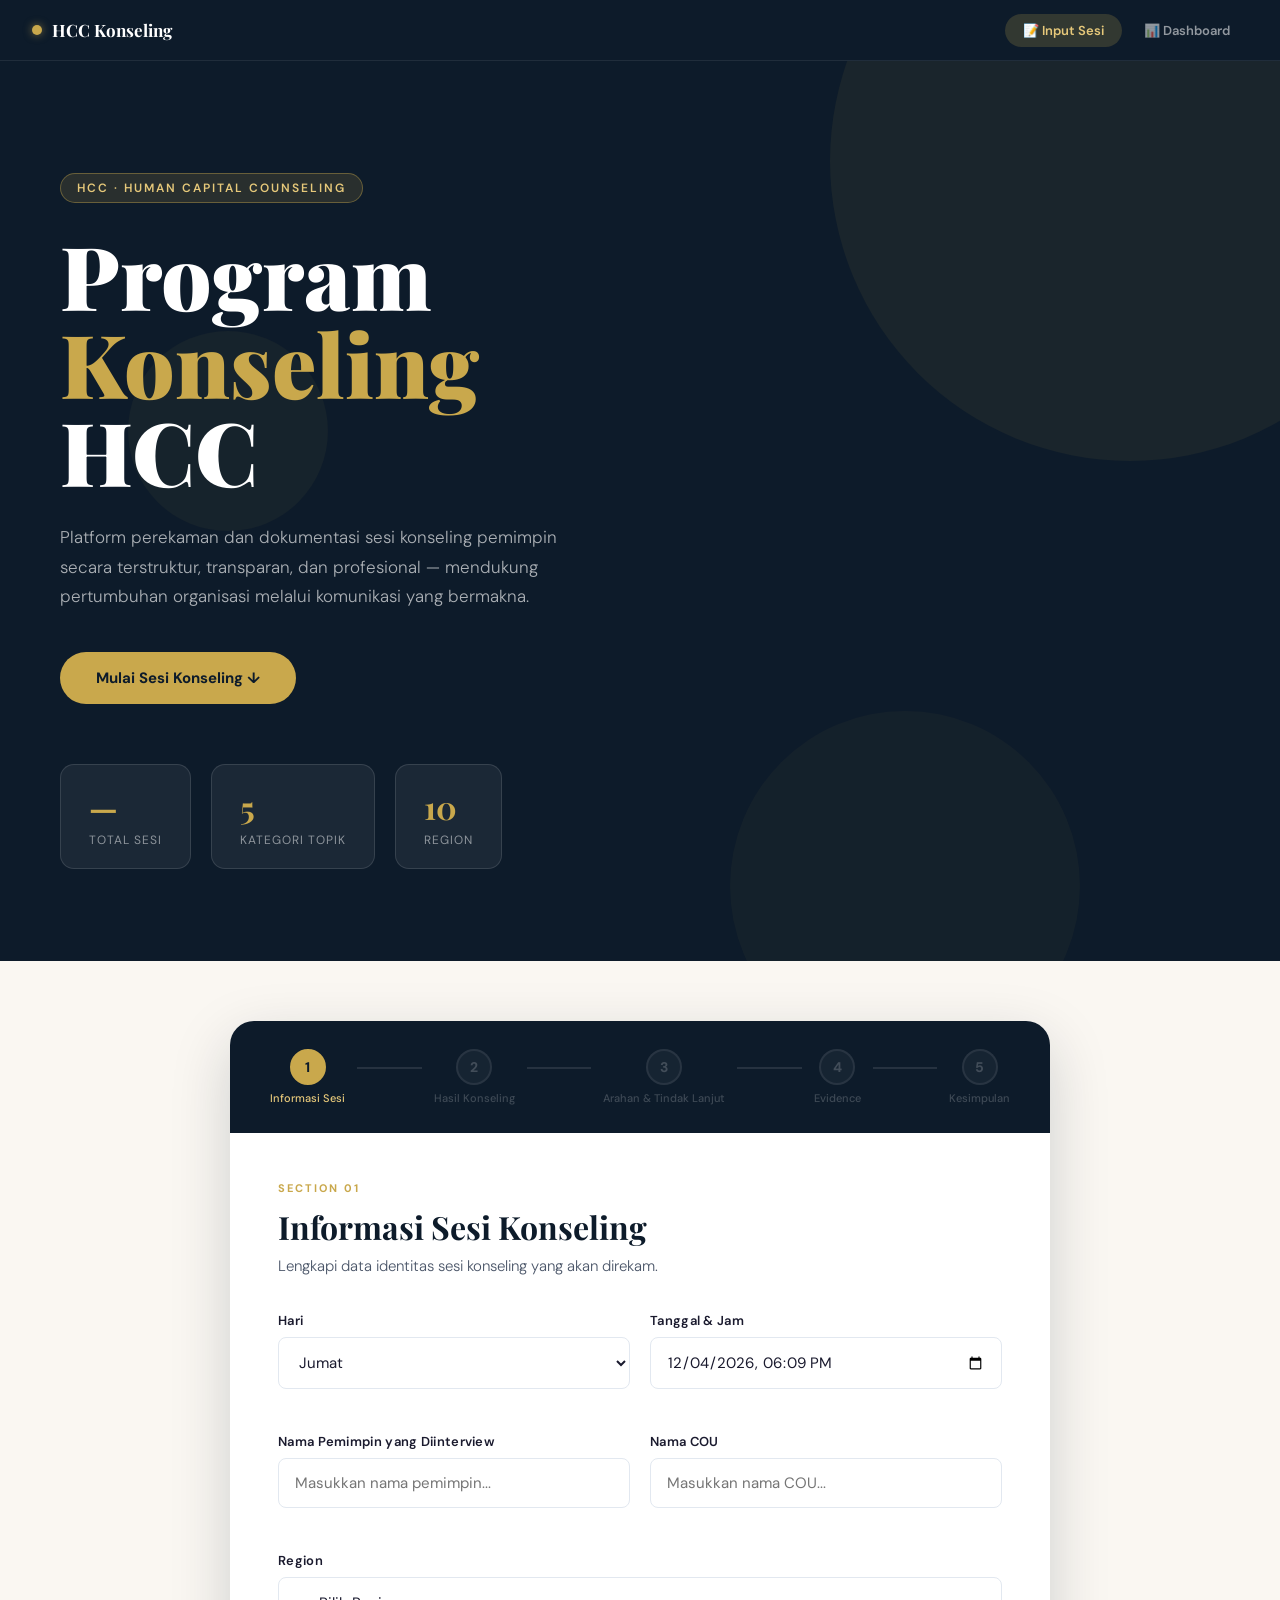
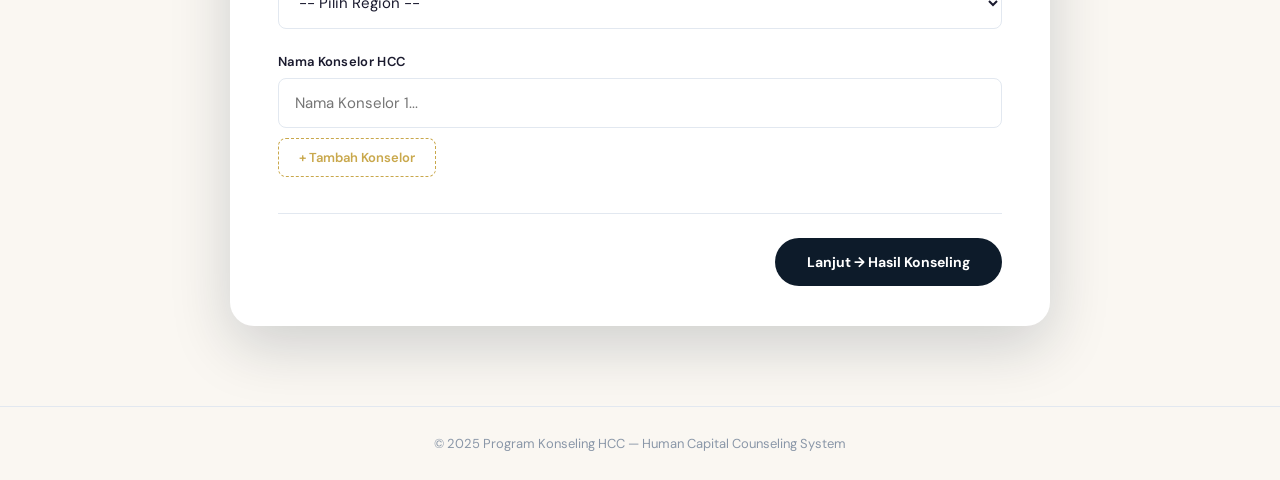
<file: index.html>
<!DOCTYPE html>
<html lang="id">
<head>
  <meta charset="UTF-8" />
  <meta name="viewport" content="width=device-width, initial-scale=1.0" />
  <title>Program Konseling HCC</title>
  <link href="https://fonts.googleapis.com/css2?family=Playfair+Display:wght@700;900&family=DM+Sans:ital,wght@0,300;0,400;0,500;0,600;1,400&display=swap" rel="stylesheet" />
  <link rel="stylesheet" href="style.css" />
  <link rel="stylesheet" href="dashboard.css" />
</head>
<body>

  <!-- NAVBAR -->
  <nav class="db-nav">
    <div class="db-nav-inner">
      <div class="db-nav-brand">
        <span class="db-nav-dot"></span>
        <span>HCC Konseling</span>
      </div>
      <div class="db-nav-links">
        <a href="index.html" class="db-nav-link active">📝 Input Sesi</a>
        <a href="dashboard.html" class="db-nav-link">📊 Dashboard</a>
      </div>
    </div>
  </nav>

  <!-- SECTION 1: HERO -->
  <section class="hero" id="top">
    <div class="hero-bg">
      <div class="hero-circle c1"></div>
      <div class="hero-circle c2"></div>
      <div class="hero-circle c3"></div>
    </div>
    <div class="hero-content">
      <div class="badge">HCC · Human Capital Counseling</div>
      <h1 class="hero-title">Program<br /><span>Konseling</span><br />HCC</h1>
      <p class="hero-desc">
        Platform perekaman dan dokumentasi sesi konseling pemimpin secara terstruktur, transparan, dan profesional — mendukung pertumbuhan organisasi melalui komunikasi yang bermakna.
      </p>
      <a href="#form-section" class="btn-hero">Mulai Sesi Konseling ↓</a>
    </div>
    <div class="hero-badge-group">
      <div class="stat-card"><span class="stat-num" id="total-sessions">—</span><span class="stat-label">Total Sesi</span></div>
      <div class="stat-card"><span class="stat-num">5</span><span class="stat-label">Kategori Topik</span></div>
      <div class="stat-card"><span class="stat-num">10</span><span class="stat-label">Region</span></div>
    </div>
  </section>

  <!-- MAIN FORM WRAPPER -->
  <main class="form-wrapper" id="form-section">
    <div class="form-card">

      <!-- Progress Steps -->
      <div class="progress-bar">
        <div class="step active" data-step="1"><span class="step-num">1</span><span class="step-label">Informasi Sesi</span></div>
        <div class="step-line"></div>
        <div class="step" data-step="2"><span class="step-num">2</span><span class="step-label">Hasil Konseling</span></div>
        <div class="step-line"></div>
        <div class="step" data-step="3"><span class="step-num">3</span><span class="step-label">Arahan & Tindak Lanjut</span></div>
        <div class="step-line"></div>
        <div class="step" data-step="4"><span class="step-num">4</span><span class="step-label">Evidence</span></div>
        <div class="step-line"></div>
        <div class="step" data-step="5"><span class="step-num">5</span><span class="step-label">Kesimpulan</span></div>
      </div>

      <!-- SECTION 2: FORM INPUT -->
      <section class="form-section active" id="section-2">
        <div class="section-header">
          <div class="section-tag">Section 01</div>
          <h2>Informasi Sesi Konseling</h2>
          <p>Lengkapi data identitas sesi konseling yang akan direkam.</p>
        </div>

        <div class="grid-2">
          <div class="field-group">
            <label>Hari</label>
            <select id="hari">
              <option value="">-- Pilih Hari --</option>
              <option>Senin</option><option>Selasa</option><option>Rabu</option>
              <option>Kamis</option><option>Jumat</option><option>Sabtu</option><option>Minggu</option>
            </select>
          </div>
          <div class="field-group">
            <label>Tanggal & Jam</label>
            <input type="datetime-local" id="tanggalJam" />
          </div>
        </div>

        <div class="grid-2">
          <div class="field-group">
            <label>Nama Pemimpin yang Diinterview</label>
            <input type="text" id="namaPemimpin" placeholder="Masukkan nama pemimpin..." />
          </div>
          <div class="field-group">
            <label>Nama COU</label>
            <input type="text" id="namaCOU" placeholder="Masukkan nama COU..." />
          </div>
        </div>

        <div class="field-group">
          <label>Region</label>
          <select id="region" name="region">
            <option value="">-- Pilih Region --</option>
            <option value="1">Region 1</option>
            <option value="2">Region 2</option>
            <option value="3">Region 3</option>
            <option value="4">Region 4</option>
            <option value="5">Region 5</option>
            <option value="6">Region 6</option>
            <option value="7">Region 7</option>
            <option value="8">Region 8</option>
            <option value="9">Region 9</option>
            <option value="10">Region 10</option>
          </select>
        </div>

        <div class="field-group" id="konselor-field">
          <label>Nama Konselor HCC</label>
          <div id="konselor-list">
            <div class="konselor-row">
              <input type="text" class="konselor-input" placeholder="Nama Konselor 1..." />
              <button class="btn-remove-konselor" onclick="removeKonselor(this)" style="display:none">✕</button>
            </div>
          </div>
          <button class="btn-add" id="btn-add-konselor" onclick="addKonselor()">+ Tambah Konselor</button>
        </div>

        <div class="nav-row">
          <div></div>
          <button class="btn-next" onclick="goToStep(2)">Lanjut → Hasil Konseling</button>
        </div>
      </section>

      <!-- SECTION 3: HASIL KONSELING -->
      <section class="form-section" id="section-3">
        <div class="section-header">
          <div class="section-tag">Section 02</div>
          <h2>Hasil Konseling</h2>
          <p>Pilih kategori topik dan isi narasi dari setiap kategori yang dibahas.</p>
        </div>

        <div class="topic-buttons">
          <button class="topic-btn" onclick="toggleTopic('fakta')" id="btn-fakta">
            <span class="topic-icon">🔍</span> Fakta & Temuan
          </button>
          <button class="topic-btn" onclick="toggleTopic('inovasi')" id="btn-inovasi">
            <span class="topic-icon">💡</span> Ide / Inovasi / Masukan
          </button>
          <button class="topic-btn" onclick="toggleTopic('keluhan')" id="btn-keluhan">
            <span class="topic-icon">💬</span> Keluhan / Curhat
          </button>
          <button class="topic-btn" onclick="toggleTopic('kritikan')" id="btn-kritikan">
            <span class="topic-icon">📌</span> Kritikan
          </button>
          <button class="topic-btn" onclick="toggleTopic('sop')" id="btn-sop">
            <span class="topic-icon">📋</span> SOP, Peraturan & Compliance
          </button>
          <button class="topic-btn" onclick="toggleTopic('lainlain')" id="btn-lainlain">
            <span class="topic-icon">📎</span> Lain-lain
          </button>
        </div>

        <div id="topics-container"></div>

        <div class="nav-row">
          <button class="btn-back" onclick="goToStep(1)">← Kembali</button>
          <button class="btn-next" onclick="goToStep(3)">Lanjut → Arahan & Tindak Lanjut</button>
        </div>
      </section>

      <!-- SECTION 4: ARAHAN & TINDAK LANJUT -->
      <section class="form-section" id="section-4">
        <div class="section-header">
          <div class="section-tag">Section 03</div>
          <h2>Arahan & Tindak Lanjut</h2>
          <p>Tuliskan arahan dan tindak lanjut yang disepakati dalam sesi konseling ini.</p>
        </div>

        <div class="field-group">
          <label>Narasi Arahan & Tindak Lanjut</label>
          <textarea id="arahanTindakLanjut" rows="8" placeholder="Tuliskan arahan, rekomendasi, dan rencana tindak lanjut dari sesi konseling ini..."></textarea>
        </div>

        <div class="nav-row">
          <button class="btn-back" onclick="goToStep(2)">← Kembali</button>
          <button class="btn-next" onclick="goToStep(4)">Lanjut → Evidence Foto</button>
        </div>
      </section>

      <!-- SECTION 4b: EVIDENCE FOTO -->
      <section class="form-section" id="section-evidence">
        <div class="section-header">
          <div class="section-tag">Section 04</div>
          <h2>Evidence Foto</h2>
          <p>Unggah foto dokumentasi sebagai bukti pelaksanaan sesi konseling. Foto akan disimpan di Google Drive.</p>
        </div>

        <div class="evidence-upload-area" id="evidence-drop-zone">
          <div class="evidence-upload-inner">
            <div class="evidence-upload-icon">📸</div>
            <div class="evidence-upload-title">Klik atau Seret Foto ke Sini</div>
            <div class="evidence-upload-hint">Format: JPG, PNG, JPEG &bull; Maks. 5 MB per foto &bull; Maks. 5 foto</div>
            <label class="btn-upload-trigger" for="evidence-input">
              + Pilih Foto
            </label>
            <input type="file" id="evidence-input" accept="image/jpeg,image/png,image/jpg" multiple style="display:none" onchange="handleEvidenceFiles(this.files)" />
          </div>
        </div>

        <div class="evidence-preview-grid" id="evidence-preview-grid"></div>

        <div class="evidence-status" id="evidence-status"></div>

        <div class="nav-row">
          <button class="btn-back" onclick="goToStep(3)">← Kembali</button>
          <button class="btn-next" onclick="goToStep(5)">Lanjut → Kesimpulan</button>
        </div>
      </section>

      <!-- SECTION 5: KESIMPULAN -->
      <section class="form-section" id="section-5">
        <div class="section-header">
          <div class="section-tag">Section 05</div>
          <h2>Kesimpulan Konseling</h2>
          <p>Pilih penilaian akhir berdasarkan hasil sesi konseling ini.</p>
        </div>

        <div class="kesimpulan-grid">
          <label class="kesimpulan-card" data-val="Sangat Baik">
            <input type="radio" name="kesimpulan" value="Sangat Baik" />
            <div class="kesimpulan-icon">⭐⭐⭐⭐⭐</div>
            <div class="kesimpulan-title">Sangat Baik</div>
            <div class="kesimpulan-desc">Pemimpin menunjukkan performa luar biasa dan siap memberi dampak besar</div>
          </label>
          <label class="kesimpulan-card" data-val="Baik">
            <input type="radio" name="kesimpulan" value="Baik" />
            <div class="kesimpulan-icon">⭐⭐⭐⭐</div>
            <div class="kesimpulan-title">Baik</div>
            <div class="kesimpulan-desc">Performa baik dengan sedikit area yang bisa ditingkatkan</div>
          </label>
          <label class="kesimpulan-card" data-val="Cukup">
            <input type="radio" name="kesimpulan" value="Cukup" />
            <div class="kesimpulan-icon">⭐⭐⭐</div>
            <div class="kesimpulan-title">Cukup</div>
            <div class="kesimpulan-desc">Memenuhi standar dasar namun butuh pengembangan lebih lanjut</div>
          </label>
          <label class="kesimpulan-card" data-val="Perlu Perbaikan">
            <input type="radio" name="kesimpulan" value="Perlu Perbaikan" />
            <div class="kesimpulan-icon">⭐⭐</div>
            <div class="kesimpulan-title">Perlu Perbaikan</div>
            <div class="kesimpulan-desc">Ada beberapa aspek yang memerlukan perhatian dan perbaikan segera</div>
          </label>
          <label class="kesimpulan-card" data-val="Sangat Perlu Perbaikan">
            <input type="radio" name="kesimpulan" value="Sangat Perlu Perbaikan" />
            <div class="kesimpulan-icon">⭐</div>
            <div class="kesimpulan-title">Sangat Perlu Perbaikan</div>
            <div class="kesimpulan-desc">Memerlukan intervensi serius dan pendampingan intensif</div>
          </label>
        </div>

        <div class="nav-row">
          <button class="btn-back" onclick="goToStep(4)">← Kembali</button>
          <button class="btn-submit" id="btn-submit" onclick="submitForm()">
            <span id="submit-text">✔ Simpan Data Konseling</span>
            <span id="submit-loading" style="display:none">⏳ Menyimpan...</span>
          </button>
        </div>
      </section>

      <!-- SUCCESS STATE -->
      <section class="form-section" id="section-success">
        <div class="success-container">
          <div class="success-icon">✅</div>
          <h2>Data Konseling Berhasil Disimpan!</h2>
          <p>Rekaman sesi konseling dan foto evidence telah tersimpan dengan sukses.</p>
          <div class="summary-box" id="success-summary"></div>
          <button class="btn-hero" onclick="resetForm()">+ Sesi Konseling Baru</button>
        </div>
      </section>

    </div>
  </main>

  <footer>
    <p>© 2025 Program Konseling HCC — Human Capital Counseling System</p>
  </footer>

  <script src="config.js"></script>
  <script src="app.js"></script>
</body>
</html>
</file>
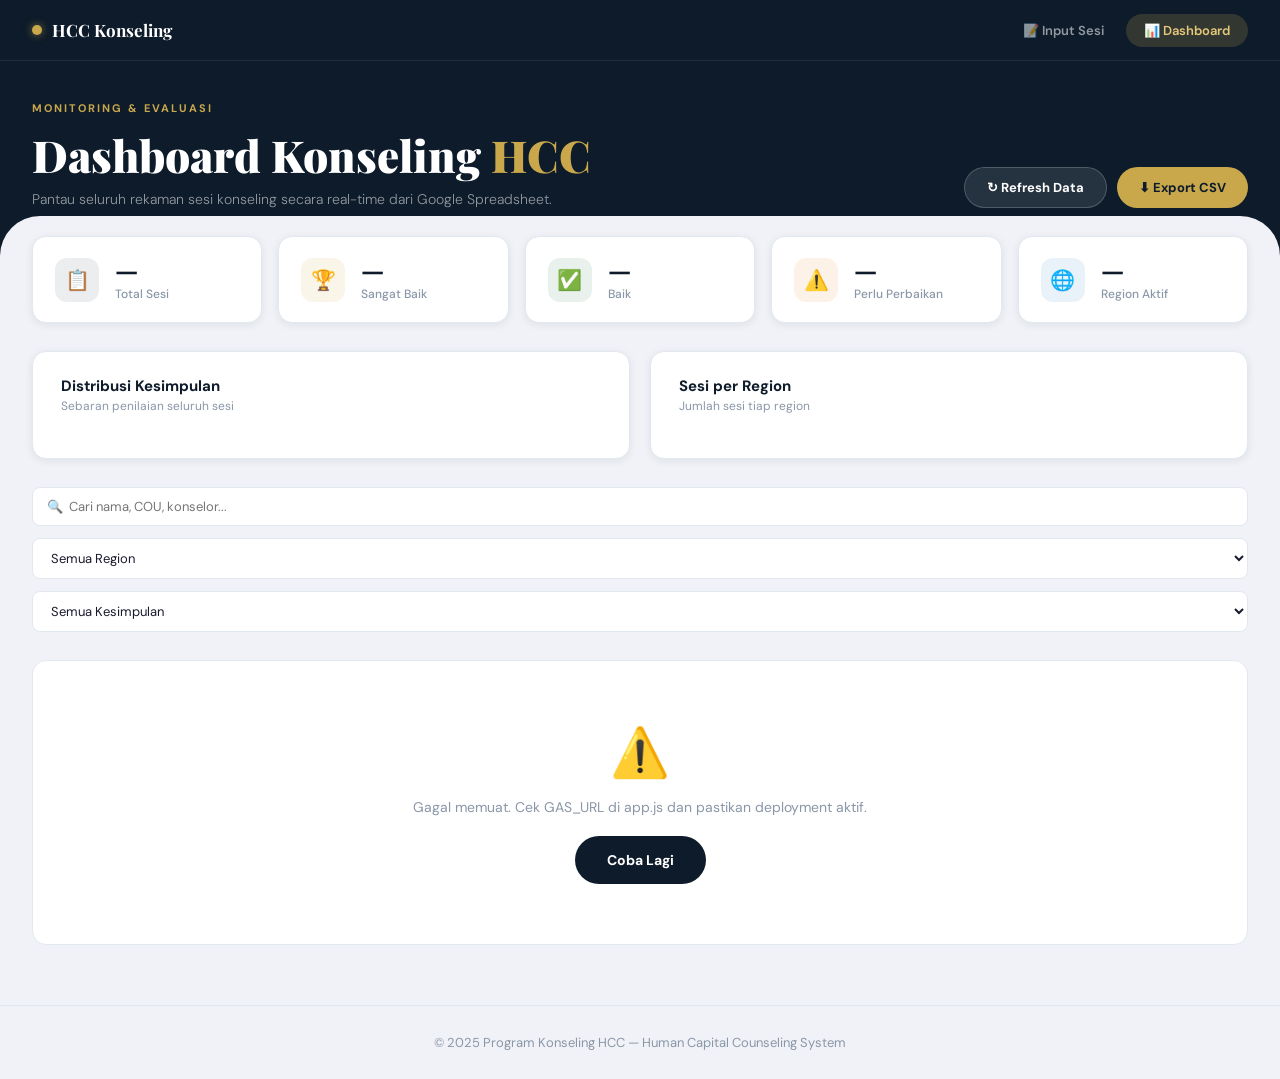
<file: dashboard.html>
<!DOCTYPE html>
<html lang="id">
<head>
  <meta charset="UTF-8" />
  <meta name="viewport" content="width=device-width, initial-scale=1.0" />
  <title>Dashboard Konseling HCC</title>
  <link href="https://fonts.googleapis.com/css2?family=Playfair+Display:wght@700;900&family=DM+Sans:ital,wght@0,300;0,400;0,500;0,600;1,400&display=swap" rel="stylesheet" />
  <link rel="stylesheet" href="style.css" />
  <link rel="stylesheet" href="dashboard.css" />
</head>
<body class="db-body">

  <!-- NAVBAR -->
  <nav class="db-nav">
    <div class="db-nav-inner">
      <div class="db-nav-brand">
        <span class="db-nav-dot"></span>
        <span>HCC Konseling</span>
      </div>
      <div class="db-nav-links">
        <a href="index.html" class="db-nav-link">📝 Input Sesi</a>
        <a href="dashboard.html" class="db-nav-link active">📊 Dashboard</a>
      </div>
    </div>
  </nav>

  <!-- DASHBOARD HEADER -->
  <header class="db-header">
    <div class="db-header-inner">
      <div>
        <div class="section-tag">Monitoring & Evaluasi</div>
        <h1 class="db-title">Dashboard Konseling <span>HCC</span></h1>
        <p class="db-subtitle">Pantau seluruh rekaman sesi konseling secara real-time dari Google Spreadsheet.</p>
      </div>
      <div class="db-header-actions">
        <button class="btn-refresh" id="btn-refresh" onclick="loadData()">
          <span id="refresh-icon">↻</span> Refresh Data
        </button>
        <button class="btn-export" onclick="exportCSV()">⬇ Export CSV</button>
      </div>
    </div>
  </header>

  <!-- STAT CARDS -->
  <section class="db-stats">
    <div class="db-stats-inner">
      <div class="db-stat-card">
        <div class="db-stat-icon navy">📋</div>
        <div>
          <div class="db-stat-num" id="stat-total">—</div>
          <div class="db-stat-label">Total Sesi</div>
        </div>
      </div>
      <div class="db-stat-card">
        <div class="db-stat-icon gold">🏆</div>
        <div>
          <div class="db-stat-num" id="stat-sangat-baik">—</div>
          <div class="db-stat-label">Sangat Baik</div>
        </div>
      </div>
      <div class="db-stat-card">
        <div class="db-stat-icon green">✅</div>
        <div>
          <div class="db-stat-num" id="stat-baik">—</div>
          <div class="db-stat-label">Baik</div>
        </div>
      </div>
      <div class="db-stat-card">
        <div class="db-stat-icon orange">⚠️</div>
        <div>
          <div class="db-stat-num" id="stat-perlu">—</div>
          <div class="db-stat-label">Perlu Perbaikan</div>
        </div>
      </div>
      <div class="db-stat-card">
        <div class="db-stat-icon blue">🌐</div>
        <div>
          <div class="db-stat-num" id="stat-region">—</div>
          <div class="db-stat-label">Region Aktif</div>
        </div>
      </div>
    </div>
  </section>

  <!-- CHARTS ROW -->
  <section class="db-charts">
    <div class="db-charts-inner">
      <!-- Kesimpulan chart -->
      <div class="db-chart-card" id="chart-kesimpulan-wrap">
        <div class="db-chart-title">Distribusi Kesimpulan</div>
        <div class="db-chart-subtitle">Sebaran penilaian seluruh sesi</div>
        <div class="bar-chart" id="chart-kesimpulan"></div>
      </div>
      <!-- Region chart -->
      <div class="db-chart-card" id="chart-region-wrap">
        <div class="db-chart-title">Sesi per Region</div>
        <div class="db-chart-subtitle">Jumlah sesi tiap region</div>
        <div class="bar-chart" id="chart-region"></div>
      </div>
    </div>
  </section>

  <!-- FILTERS + TABLE -->
  <section class="db-table-section">
    <div class="db-table-inner">

      <div class="db-filter-bar">
        <input type="text" id="filter-search" placeholder="🔍  Cari nama, COU, konselor..." oninput="applyFilters()" />
        <select id="filter-region" onchange="applyFilters()">
          <option value="">Semua Region</option>
          <option>Region 1</option><option>Region 2</option><option>Region 3</option>
          <option>Region 4</option><option>Region 5</option><option>Region 6</option>
          <option>Region 7</option><option>Region 8</option><option>Region 9</option>
          <option>Region 10</option>
        </select>
        <select id="filter-kesimpulan" onchange="applyFilters()">
          <option value="">Semua Kesimpulan</option>
          <option>Sangat Baik</option>
          <option>Baik</option>
          <option>Cukup</option>
          <option>Perlu Perbaikan</option>
          <option>Sangat Perlu Perbaikan</option>
        </select>
        <span class="filter-count" id="filter-count"></span>
      </div>

      <!-- Loading state -->
      <div class="db-loading" id="db-loading">
        <div class="spinner"></div>
        <p>Memuat data dari spreadsheet...</p>
      </div>

      <!-- Empty state -->
      <div class="db-empty" id="db-empty" style="display:none">
        <div class="db-empty-icon">📂</div>
        <p>Belum ada data konseling.<br/>Mulai input sesi pertama Anda.</p>
        <a href="index.html" class="btn-next" style="text-decoration:none;display:inline-block;margin-top:16px">+ Input Sesi Konseling</a>
      </div>

      <!-- Error state -->
      <div class="db-empty" id="db-error" style="display:none">
        <div class="db-empty-icon">⚠️</div>
        <p id="db-error-msg">Gagal memuat data. Pastikan GAS_URL sudah dikonfigurasi.</p>
        <button class="btn-next" onclick="loadData()" style="margin-top:16px">Coba Lagi</button>
      </div>

      <!-- TABLE -->
      <div id="db-table-wrap" style="display:none">
        <table class="db-table" id="db-table">
          <thead>
            <tr>
              <th>#</th>
              <th onclick="sortBy('tanggalJam')" class="sortable">Tanggal & Jam <span class="sort-icon">↕</span></th>
              <th onclick="sortBy('hari')" class="sortable">Hari</th>
              <th onclick="sortBy('namaPemimpin')" class="sortable">Nama Pemimpin <span class="sort-icon">↕</span></th>
              <th onclick="sortBy('namaCOU')" class="sortable">COU <span class="sort-icon">↕</span></th>
              <th onclick="sortBy('region')" class="sortable">Region <span class="sort-icon">↕</span></th>
              <th>Konselor HCC</th>
              <th onclick="sortBy('kesimpulan')" class="sortable">Kesimpulan <span class="sort-icon">↕</span></th>
              <th>Aksi</th>
            </tr>
          </thead>
          <tbody id="db-tbody"></tbody>
        </table>
      </div>

    </div>
  </section>

  <!-- DETAIL MODAL -->
  <div class="modal-overlay" id="modal-overlay" onclick="closeModal()"></div>
  <div class="modal" id="modal">
    <div class="modal-header">
      <div>
        <div class="section-tag">Detail Sesi Konseling</div>
        <h2 id="modal-title" class="modal-title">—</h2>
      </div>
      <button class="modal-close" onclick="closeModal()">✕</button>
    </div>
    <div class="modal-body" id="modal-body"></div>
  </div>

  <footer>
    <p>© 2025 Program Konseling HCC — Human Capital Counseling System</p>
  </footer>

  <script src="config.js"></script>
  <script src="dashboard.js"></script>
</body>
</html>
</file>
<file: style.css>
/* ===========================
   HCC KONSELING — STYLESHEET
   =========================== */

:root {
  --navy: #0d1b2a;
  --navy-mid: #1b2f47;
  --navy-light: #243b55;
  --gold: #c9a84c;
  --gold-light: #e6c87a;
  --gold-pale: #fdf3da;
  --cream: #faf7f2;
  --white: #ffffff;
  --text-dark: #1a1a2e;
  --text-mid: #4a5568;
  --text-light: #8a97a8;
  --border: #e2e8f0;
  --border-focus: #c9a84c;
  --success: #2d7a4f;
  --shadow-sm: 0 2px 8px rgba(13,27,42,0.08);
  --shadow-md: 0 8px 32px rgba(13,27,42,0.12);
  --shadow-lg: 0 20px 60px rgba(13,27,42,0.18);
  --radius: 14px;
  --radius-sm: 8px;
}

* { margin: 0; padding: 0; box-sizing: border-box; }

html { scroll-behavior: smooth; }

body {
  font-family: 'DM Sans', sans-serif;
  background: var(--cream);
  color: var(--text-dark);
  min-height: 100vh;
}

/* ===== HERO ===== */
.hero {
  background: var(--navy);
  min-height: 100vh;
  position: relative;
  display: flex;
  flex-direction: column;
  justify-content: center;
  padding: 80px 60px 60px;
  overflow: hidden;
}

.hero-bg { position: absolute; inset: 0; pointer-events: none; }

.hero-circle {
  position: absolute;
  border-radius: 50%;
  opacity: 0.07;
  background: var(--gold);
}
.c1 { width: 600px; height: 600px; right: -150px; top: -200px; }
.c2 { width: 350px; height: 350px; right: 200px; bottom: -100px; opacity: 0.04; }
.c3 { width: 200px; height: 200px; left: 10%; top: 30%; opacity: 0.05; }

.hero-content { position: relative; z-index: 1; max-width: 700px; }

.badge {
  display: inline-block;
  background: rgba(201,168,76,0.15);
  border: 1px solid rgba(201,168,76,0.4);
  color: var(--gold-light);
  font-size: 12px;
  font-weight: 600;
  letter-spacing: 2px;
  text-transform: uppercase;
  padding: 6px 16px;
  border-radius: 100px;
  margin-bottom: 28px;
  animation: fadeUp 0.6s ease forwards;
}

.hero-title {
  font-family: 'Playfair Display', serif;
  font-size: clamp(52px, 7vw, 88px);
  font-weight: 900;
  color: var(--white);
  line-height: 1.0;
  margin-bottom: 28px;
  animation: fadeUp 0.7s 0.1s ease both;
}
.hero-title span { color: var(--gold); }

.hero-desc {
  font-size: 17px;
  color: rgba(255,255,255,0.65);
  line-height: 1.75;
  max-width: 520px;
  margin-bottom: 40px;
  font-weight: 300;
  animation: fadeUp 0.7s 0.2s ease both;
}

.btn-hero {
  display: inline-block;
  background: var(--gold);
  color: var(--navy);
  font-weight: 700;
  font-size: 15px;
  padding: 16px 36px;
  border-radius: 100px;
  text-decoration: none;
  border: none;
  cursor: pointer;
  transition: all 0.3s ease;
  animation: fadeUp 0.7s 0.3s ease both;
}
.btn-hero:hover {
  background: var(--gold-light);
  transform: translateY(-2px);
  box-shadow: 0 12px 32px rgba(201,168,76,0.4);
}

.hero-badge-group {
  position: relative; z-index: 1;
  display: flex;
  gap: 20px;
  margin-top: 60px;
  animation: fadeUp 0.7s 0.4s ease both;
}

.stat-card {
  background: rgba(255,255,255,0.06);
  border: 1px solid rgba(255,255,255,0.12);
  border-radius: var(--radius);
  padding: 20px 28px;
  display: flex;
  flex-direction: column;
  gap: 4px;
  backdrop-filter: blur(10px);
}
.stat-num {
  font-family: 'Playfair Display', serif;
  font-size: 32px;
  font-weight: 700;
  color: var(--gold);
}
.stat-label {
  font-size: 12px;
  color: rgba(255,255,255,0.5);
  text-transform: uppercase;
  letter-spacing: 1px;
}

/* ===== FORM WRAPPER ===== */
.form-wrapper {
  padding: 60px 20px 80px;
  max-width: 860px;
  margin: 0 auto;
}

.form-card {
  background: var(--white);
  border-radius: 24px;
  box-shadow: var(--shadow-lg);
  overflow: hidden;
}

/* ===== PROGRESS BAR ===== */
.progress-bar {
  display: flex;
  align-items: center;
  padding: 28px 40px;
  background: var(--navy);
  gap: 0;
}
.step {
  display: flex;
  flex-direction: column;
  align-items: center;
  gap: 6px;
  flex-shrink: 0;
  opacity: 0.4;
  transition: opacity 0.3s;
}
.step.active { opacity: 1; }
.step.done { opacity: 0.7; }

.step-num {
  width: 36px; height: 36px;
  border-radius: 50%;
  background: rgba(255,255,255,0.1);
  color: rgba(255,255,255,0.5);
  font-size: 14px;
  font-weight: 700;
  display: flex; align-items: center; justify-content: center;
  border: 2px solid rgba(255,255,255,0.2);
  transition: all 0.3s;
}
.step.active .step-num {
  background: var(--gold);
  color: var(--navy);
  border-color: var(--gold);
}
.step.done .step-num {
  background: var(--success);
  color: white;
  border-color: var(--success);
}
.step-label {
  font-size: 11px;
  color: rgba(255,255,255,0.5);
  text-align: center;
  white-space: nowrap;
  font-weight: 500;
}
.step.active .step-label { color: var(--gold-light); }

.step-line {
  flex: 1;
  height: 2px;
  background: rgba(255,255,255,0.1);
  margin: 0 12px;
  margin-bottom: 18px;
}

/* ===== FORM SECTIONS ===== */
.form-section {
  display: none;
  padding: 48px 48px 40px;
  animation: fadeIn 0.4s ease;
}
.form-section.active { display: block; }

.section-header { margin-bottom: 36px; }
.section-tag {
  font-size: 11px;
  font-weight: 700;
  letter-spacing: 2px;
  text-transform: uppercase;
  color: var(--gold);
  margin-bottom: 10px;
}
.section-header h2 {
  font-family: 'Playfair Display', serif;
  font-size: 32px;
  font-weight: 700;
  color: var(--navy);
  margin-bottom: 8px;
}
.section-header p {
  color: var(--text-mid);
  font-size: 15px;
  font-weight: 300;
}

/* ===== FIELDS ===== */
.grid-2 {
  display: grid;
  grid-template-columns: 1fr 1fr;
  gap: 20px;
  margin-bottom: 20px;
}

.field-group {
  margin-bottom: 24px;
}
.field-group label {
  display: block;
  font-size: 13px;
  font-weight: 600;
  color: var(--text-dark);
  margin-bottom: 8px;
  letter-spacing: 0.3px;
}

input[type="text"],
input[type="datetime-local"],
select,
textarea {
  width: 100%;
  padding: 14px 16px;
  border: 1.5px solid var(--border);
  border-radius: var(--radius-sm);
  font-family: 'DM Sans', sans-serif;
  font-size: 15px;
  color: var(--text-dark);
  background: var(--white);
  transition: border-color 0.2s, box-shadow 0.2s;
  outline: none;
}
input:focus, select:focus, textarea:focus {
  border-color: var(--gold);
  box-shadow: 0 0 0 3px rgba(201,168,76,0.15);
}
textarea { resize: vertical; min-height: 120px; line-height: 1.6; }

/* REGION GRID */
.region-grid {
  display: grid;
  grid-template-columns: repeat(5, 1fr);
  gap: 10px;
  margin-top: 4px;
}
.region-option {
  display: flex;
  flex-direction: column;
  align-items: center;
  justify-content: center;
  padding: 12px 8px;
  border: 1.5px solid var(--border);
  border-radius: var(--radius-sm);
  cursor: pointer;
  transition: all 0.2s;
  text-align: center;
  user-select: none;
}
.region-option input { display: none; }
.region-option span {
  font-size: 13px;
  font-weight: 600;
  color: var(--text-mid);
  transition: color 0.2s;
}
.region-option:hover {
  border-color: var(--gold);
  background: var(--gold-pale);
}
.region-option.selected {
  border-color: var(--gold);
  background: var(--gold-pale);
}
.region-option.selected span { color: var(--navy); }

/* KONSELOR ROWS */
.konselor-row {
  display: flex;
  gap: 10px;
  margin-bottom: 10px;
  align-items: center;
}
.konselor-row input { flex: 1; }
.btn-remove-konselor {
  width: 38px; height: 38px; flex-shrink: 0;
  border: 1.5px solid #e74c3c;
  background: #fff5f5;
  color: #e74c3c;
  border-radius: var(--radius-sm);
  cursor: pointer;
  font-size: 14px;
  transition: all 0.2s;
}
.btn-remove-konselor:hover { background: #e74c3c; color: white; }

.btn-add {
  background: none;
  border: 1.5px dashed var(--gold);
  color: var(--gold);
  font-size: 13px;
  font-weight: 600;
  padding: 10px 20px;
  border-radius: var(--radius-sm);
  cursor: pointer;
  transition: all 0.2s;
  font-family: 'DM Sans', sans-serif;
}
.btn-add:hover { background: var(--gold-pale); }

/* ===== TOPIC BUTTONS ===== */
.topic-buttons {
  display: grid;
  grid-template-columns: repeat(3, 1fr);
  gap: 12px;
  margin-bottom: 28px;
}

.topic-btn {
  display: flex;
  align-items: center;
  gap: 10px;
  padding: 16px 20px;
  border: 1.5px solid var(--border);
  border-radius: var(--radius);
  background: var(--white);
  cursor: pointer;
  font-family: 'DM Sans', sans-serif;
  font-size: 14px;
  font-weight: 600;
  color: var(--text-mid);
  transition: all 0.25s;
  text-align: left;
}
.topic-btn:hover {
  border-color: var(--gold);
  color: var(--navy);
  transform: translateY(-2px);
  box-shadow: var(--shadow-sm);
}
.topic-btn.active {
  border-color: var(--navy);
  background: var(--navy);
  color: var(--gold-light);
  box-shadow: 0 4px 16px rgba(13,27,42,0.2);
}
.topic-icon { font-size: 20px; }

/* TOPIC PANELS */
.topic-panel {
  background: #f8fafc;
  border: 1.5px solid var(--border);
  border-radius: var(--radius);
  padding: 28px;
  margin-bottom: 16px;
  animation: slideDown 0.3s ease;
}
.topic-panel-header {
  display: flex;
  align-items: center;
  gap: 12px;
  margin-bottom: 20px;
  padding-bottom: 16px;
  border-bottom: 1.5px solid var(--border);
}
.topic-panel-header .icon { font-size: 24px; }
.topic-panel-header h3 {
  font-size: 16px;
  font-weight: 700;
  color: var(--navy);
}

.narasi-block { margin-bottom: 16px; }
.narasi-block:last-child { margin-bottom: 0; }
.narasi-label {
  font-size: 12px;
  font-weight: 700;
  letter-spacing: 0.5px;
  text-transform: uppercase;
  color: var(--text-light);
  margin-bottom: 8px;
}
.narasi-label.cou { color: #2980b9; }
.narasi-label.konselor { color: var(--gold); }

/* ===== KESIMPULAN ===== */
.kesimpulan-grid {
  display: grid;
  grid-template-columns: repeat(5, 1fr);
  gap: 14px;
  margin-bottom: 32px;
}
.kesimpulan-card {
  display: flex;
  flex-direction: column;
  align-items: center;
  text-align: center;
  padding: 20px 12px;
  border: 1.5px solid var(--border);
  border-radius: var(--radius);
  cursor: pointer;
  transition: all 0.25s;
  user-select: none;
}
.kesimpulan-card:hover {
  border-color: var(--gold);
  transform: translateY(-3px);
  box-shadow: var(--shadow-sm);
}
.kesimpulan-card.selected {
  border-color: var(--navy);
  background: var(--navy);
}
.kesimpulan-card input { display: none; }
.kesimpulan-icon { font-size: 22px; margin-bottom: 8px; }
.kesimpulan-title {
  font-size: 13px;
  font-weight: 700;
  color: var(--text-dark);
  margin-bottom: 6px;
  transition: color 0.2s;
}
.kesimpulan-card.selected .kesimpulan-title { color: var(--gold-light); }
.kesimpulan-desc {
  font-size: 11px;
  color: var(--text-light);
  line-height: 1.5;
  transition: color 0.2s;
}
.kesimpulan-card.selected .kesimpulan-desc { color: rgba(255,255,255,0.6); }

/* ===== NAV BUTTONS ===== */
.nav-row {
  display: flex;
  justify-content: space-between;
  align-items: center;
  margin-top: 36px;
  padding-top: 24px;
  border-top: 1.5px solid var(--border);
}
.btn-next {
  background: var(--navy);
  color: var(--white);
  border: none;
  padding: 15px 32px;
  border-radius: 100px;
  font-family: 'DM Sans', sans-serif;
  font-size: 14px;
  font-weight: 700;
  cursor: pointer;
  transition: all 0.25s;
}
.btn-next:hover {
  background: var(--navy-mid);
  transform: translateX(3px);
}
.btn-back {
  background: none;
  border: 1.5px solid var(--border);
  color: var(--text-mid);
  padding: 15px 28px;
  border-radius: 100px;
  font-family: 'DM Sans', sans-serif;
  font-size: 14px;
  font-weight: 600;
  cursor: pointer;
  transition: all 0.25s;
}
.btn-back:hover { border-color: var(--text-mid); color: var(--text-dark); }

.btn-submit {
  background: var(--gold);
  color: var(--navy);
  border: none;
  padding: 16px 40px;
  border-radius: 100px;
  font-family: 'DM Sans', sans-serif;
  font-size: 15px;
  font-weight: 800;
  cursor: pointer;
  transition: all 0.25s;
  box-shadow: 0 4px 20px rgba(201,168,76,0.3);
}
.btn-submit:hover {
  background: var(--gold-light);
  transform: translateY(-2px);
  box-shadow: 0 8px 30px rgba(201,168,76,0.45);
}
.btn-submit:disabled { opacity: 0.6; cursor: not-allowed; transform: none; }

/* ===== SUCCESS ===== */
.success-container {
  text-align: center;
  padding: 60px 20px;
}
.success-icon { font-size: 72px; margin-bottom: 20px; animation: pop 0.5s ease; }
.success-container h2 {
  font-family: 'Playfair Display', serif;
  font-size: 30px;
  color: var(--navy);
  margin-bottom: 12px;
}
.success-container p { color: var(--text-mid); font-size: 16px; margin-bottom: 32px; }

.summary-box {
  background: var(--gold-pale);
  border: 1.5px solid rgba(201,168,76,0.3);
  border-radius: var(--radius);
  padding: 24px 32px;
  text-align: left;
  max-width: 500px;
  margin: 0 auto 36px;
  font-size: 14px;
  line-height: 2;
  color: var(--text-dark);
}
.summary-box strong { color: var(--navy); }

/* ===== FOOTER ===== */
footer {
  text-align: center;
  padding: 28px;
  color: var(--text-light);
  font-size: 13px;
  border-top: 1px solid var(--border);
}

/* ===== ANIMATIONS ===== */
@keyframes fadeUp {
  from { opacity: 0; transform: translateY(20px); }
  to { opacity: 1; transform: translateY(0); }
}
@keyframes fadeIn {
  from { opacity: 0; transform: translateY(10px); }
  to { opacity: 1; transform: translateY(0); }
}
@keyframes slideDown {
  from { opacity: 0; transform: translateY(-10px); }
  to { opacity: 1; transform: translateY(0); }
}
@keyframes pop {
  0% { transform: scale(0.5); opacity: 0; }
  70% { transform: scale(1.1); }
  100% { transform: scale(1); opacity: 1; }
}

/* ===== RESPONSIVE ===== */
@media (max-width: 768px) {
  .hero { padding: 60px 24px 48px; }
  .hero-badge-group { flex-direction: column; gap: 12px; }
  .form-wrapper { padding: 24px 12px 60px; }
  .form-section { padding: 28px 20px; }
  .grid-2 { grid-template-columns: 1fr; }
  .region-grid { grid-template-columns: repeat(2, 1fr); }
  .topic-buttons { grid-template-columns: 1fr 1fr; }
  .kesimpulan-grid { grid-template-columns: 1fr 1fr; }
  .progress-bar { padding: 20px 16px; gap: 0; overflow-x: auto; }
  .step-label { display: none; }
}

/* ─── EVIDENCE UPLOAD SECTION ─────────────────────────────── */

.evidence-upload-area {
  border: 2px dashed rgba(201, 168, 76, 0.4);
  border-radius: 16px;
  background: rgba(201, 168, 76, 0.04);
  transition: border-color 0.2s, background 0.2s;
  margin-bottom: 20px;
  cursor: pointer;
}

.evidence-upload-area.drag-over {
  border-color: #c9a84c;
  background: rgba(201, 168, 76, 0.1);
}

.evidence-upload-inner {
  display: flex;
  flex-direction: column;
  align-items: center;
  gap: 10px;
  padding: 40px 24px;
  text-align: center;
}

.evidence-upload-icon {
  font-size: 3rem;
  line-height: 1;
}

.evidence-upload-title {
  font-family: 'DM Sans', sans-serif;
  font-size: 1.05rem;
  font-weight: 600;
  color: var(--text, #1a1a2e);
}

.evidence-upload-hint {
  font-family: 'DM Sans', sans-serif;
  font-size: 0.82rem;
  color: #888;
}

.btn-upload-trigger {
  display: inline-block;
  padding: 10px 28px;
  background: linear-gradient(135deg, #c9a84c, #a07830);
  color: #fff;
  border: none;
  border-radius: 100px;
  font-family: 'DM Sans', sans-serif;
  font-size: 0.9rem;
  font-weight: 600;
  cursor: pointer;
  transition: opacity 0.2s;
}

.btn-upload-trigger:hover {
  opacity: 0.88;
}

/* Preview grid */
.evidence-preview-grid {
  display: grid;
  grid-template-columns: repeat(auto-fill, minmax(140px, 1fr));
  gap: 14px;
  margin-bottom: 16px;
}

.evidence-thumb {
  position: relative;
  border-radius: 12px;
  overflow: hidden;
  border: 2px solid rgba(201, 168, 76, 0.25);
  background: #f5f5f5;
  aspect-ratio: 1 / 1;
}

.evidence-thumb img {
  width: 100%;
  height: 100%;
  object-fit: cover;
  display: block;
}

.evidence-thumb-name {
  position: absolute;
  bottom: 0;
  left: 0; right: 0;
  background: rgba(0,0,0,0.55);
  color: #fff;
  font-family: 'DM Sans', sans-serif;
  font-size: 0.7rem;
  padding: 4px 6px;
  white-space: nowrap;
  overflow: hidden;
  text-overflow: ellipsis;
}

.evidence-thumb-remove {
  position: absolute;
  top: 6px; right: 6px;
  width: 26px; height: 26px;
  border-radius: 50%;
  background: rgba(192, 57, 43, 0.9);
  color: #fff;
  border: none;
  font-size: 0.75rem;
  cursor: pointer;
  display: flex;
  align-items: center;
  justify-content: center;
  line-height: 1;
  font-weight: 700;
  transition: background 0.2s;
}

.evidence-thumb-remove:hover {
  background: #c0392b;
}

.evidence-status {
  margin-bottom: 8px;
}

.evidence-count-badge {
  display: inline-block;
  padding: 4px 14px;
  background: rgba(201, 168, 76, 0.15);
  color: #a07830;
  border-radius: 100px;
  font-family: 'DM Sans', sans-serif;
  font-size: 0.82rem;
  font-weight: 600;
  border: 1px solid rgba(201, 168, 76, 0.35);
}
</file>
<file: dashboard.css>
/* ===========================
   HCC DASHBOARD — STYLES
   =========================== */

.db-body { background: #f0f2f7; }

/* ── NAV ── */
.db-nav {
  position: sticky; top: 0; z-index: 100;
  background: var(--navy);
  border-bottom: 1px solid rgba(255,255,255,0.08);
  backdrop-filter: blur(10px);
}
.db-nav-inner {
  max-width: 1280px; margin: 0 auto;
  padding: 0 32px;
  display: flex; align-items: center; justify-content: space-between;
  height: 60px;
}
.db-nav-brand {
  display: flex; align-items: center; gap: 10px;
  font-family: 'Playfair Display', serif;
  font-size: 17px; font-weight: 700;
  color: var(--white);
}
.db-nav-dot {
  width: 10px; height: 10px; border-radius: 50%;
  background: var(--gold);
  box-shadow: 0 0 8px rgba(201,168,76,0.6);
}
.db-nav-links { display: flex; gap: 4px; }
.db-nav-link {
  padding: 8px 18px; border-radius: 100px;
  font-size: 13px; font-weight: 600;
  color: rgba(255,255,255,0.55);
  text-decoration: none;
  transition: all 0.2s;
}
.db-nav-link:hover { color: white; background: rgba(255,255,255,0.08); }
.db-nav-link.active { background: rgba(201,168,76,0.2); color: var(--gold-light); }

/* ── HEADER ── */
.db-header {
  background: var(--navy);
  padding: 40px 32px 48px;
  position: relative;
  overflow: hidden;
}
.db-header::after {
  content: '';
  position: absolute; bottom: 0; left: 0; right: 0; height: 40px;
  background: #f0f2f7;
  border-radius: 40px 40px 0 0;
}
.db-header-inner {
  max-width: 1280px; margin: 0 auto;
  display: flex; align-items: flex-end; justify-content: space-between; gap: 24px;
  position: relative; z-index: 1;
}
.db-title {
  font-family: 'Playfair Display', serif;
  font-size: clamp(28px, 4vw, 44px);
  font-weight: 900; color: white;
  margin: 8px 0 6px;
}
.db-title span { color: var(--gold); }
.db-subtitle { color: rgba(255,255,255,0.55); font-size: 14px; font-weight: 300; }

.db-header-actions { display: flex; gap: 10px; flex-shrink: 0; }
.btn-refresh, .btn-export {
  padding: 11px 22px; border-radius: 100px;
  font-family: 'DM Sans', sans-serif;
  font-size: 13px; font-weight: 700;
  cursor: pointer; transition: all 0.2s; border: none;
}
.btn-refresh { background: rgba(255,255,255,0.1); color: white; border: 1.5px solid rgba(255,255,255,0.2); }
.btn-refresh:hover { background: rgba(255,255,255,0.18); }
.btn-refresh.spinning #refresh-icon { display: inline-block; animation: spin 0.8s linear infinite; }
.btn-export { background: var(--gold); color: var(--navy); }
.btn-export:hover { background: var(--gold-light); transform: translateY(-1px); }

@keyframes spin { to { transform: rotate(360deg); } }

/* ── STAT CARDS ── */
.db-stats { padding: 0 32px; margin-top: -20px; position: relative; z-index: 2; }
.db-stats-inner {
  max-width: 1280px; margin: 0 auto;
  display: grid; grid-template-columns: repeat(5, 1fr); gap: 16px;
}
.db-stat-card {
  background: white; border-radius: var(--radius);
  padding: 20px 22px;
  display: flex; align-items: center; gap: 16px;
  box-shadow: var(--shadow-sm);
  border: 1.5px solid var(--border);
  transition: transform 0.2s, box-shadow 0.2s;
}
.db-stat-card:hover { transform: translateY(-2px); box-shadow: var(--shadow-md); }
.db-stat-icon {
  width: 44px; height: 44px; border-radius: 12px;
  display: flex; align-items: center; justify-content: center;
  font-size: 20px; flex-shrink: 0;
}
.db-stat-icon.navy  { background: rgba(13,27,42,0.08); }
.db-stat-icon.gold  { background: rgba(201,168,76,0.12); }
.db-stat-icon.green { background: rgba(45,122,79,0.1); }
.db-stat-icon.orange{ background: rgba(230,126,34,0.1); }
.db-stat-icon.blue  { background: rgba(41,128,185,0.1); }
.db-stat-num {
  font-family: 'Playfair Display', serif;
  font-size: 26px; font-weight: 700; color: var(--navy);
  line-height: 1;
}
.db-stat-label { font-size: 12px; color: var(--text-light); margin-top: 3px; font-weight: 500; }

/* ── CHARTS ── */
.db-charts { padding: 28px 32px 0; }
.db-charts-inner {
  max-width: 1280px; margin: 0 auto;
  display: grid; grid-template-columns: 1fr 1fr; gap: 20px;
}
.db-chart-card {
  background: white; border-radius: var(--radius);
  padding: 24px 28px;
  box-shadow: var(--shadow-sm);
  border: 1.5px solid var(--border);
}
.db-chart-title { font-size: 15px; font-weight: 700; color: var(--navy); margin-bottom: 2px; }
.db-chart-subtitle { font-size: 12px; color: var(--text-light); margin-bottom: 20px; }

/* bar chart */
.bar-chart { display: flex; flex-direction: column; gap: 10px; }
.bar-row { display: flex; align-items: center; gap: 12px; }
.bar-label { font-size: 12px; font-weight: 600; color: var(--text-mid); min-width: 130px; white-space: nowrap; overflow: hidden; text-overflow: ellipsis; }
.bar-label.short { min-width: 70px; }
.bar-track { flex: 1; height: 10px; background: #f0f2f7; border-radius: 100px; overflow: hidden; }
.bar-fill {
  height: 100%; border-radius: 100px;
  background: var(--navy);
  transition: width 0.8s cubic-bezier(.4,0,.2,1);
}
.bar-fill.gold   { background: var(--gold); }
.bar-fill.green  { background: #2d7a4f; }
.bar-fill.blue   { background: #2980b9; }
.bar-fill.orange { background: #e67e22; }
.bar-fill.red    { background: #c0392b; }
.bar-val { font-size: 12px; font-weight: 700; color: var(--text-dark); min-width: 24px; text-align: right; }

/* ── TABLE SECTION ── */
.db-table-section { padding: 28px 32px 60px; }
.db-table-inner { max-width: 1280px; margin: 0 auto; }

.db-filter-bar {
  display: flex; align-items: center; gap: 12px;
  margin-bottom: 16px; flex-wrap: wrap;
}
.db-filter-bar input, .db-filter-bar select {
  padding: 10px 14px; border: 1.5px solid var(--border);
  border-radius: var(--radius-sm);
  font-family: 'DM Sans', sans-serif; font-size: 13px;
  color: var(--text-dark); background: white;
  outline: none; transition: border-color 0.2s;
}
.db-filter-bar input { flex: 1; min-width: 200px; }
.db-filter-bar input:focus, .db-filter-bar select:focus { border-color: var(--gold); }
.filter-count { font-size: 12px; color: var(--text-light); font-weight: 600; margin-left: 4px; }

/* table */
.db-table {
  width: 100%; border-collapse: collapse;
  background: white; border-radius: var(--radius);
  overflow: hidden; box-shadow: var(--shadow-sm);
  border: 1.5px solid var(--border);
}
.db-table thead tr {
  background: var(--navy);
}
.db-table th {
  padding: 14px 16px; text-align: left;
  font-size: 11px; font-weight: 700; letter-spacing: 0.5px;
  text-transform: uppercase; color: var(--gold-light);
  white-space: nowrap;
}
.db-table th.sortable { cursor: pointer; user-select: none; }
.db-table th.sortable:hover { color: white; }
.sort-icon { opacity: 0.5; font-size: 10px; }

.db-table td {
  padding: 13px 16px; font-size: 13px; color: var(--text-dark);
  border-bottom: 1px solid #f0f2f7;
  vertical-align: middle;
}
.db-table tbody tr:last-child td { border-bottom: none; }
.db-table tbody tr:hover td { background: #fafbfc; }

.badge-kesimpulan {
  display: inline-block; padding: 4px 10px;
  border-radius: 100px; font-size: 11px; font-weight: 700;
  white-space: nowrap;
}
.badge-sb  { background: rgba(45,122,79,0.12);  color: #2d7a4f; }
.badge-b   { background: rgba(41,128,185,0.12); color: #2471a3; }
.badge-c   { background: rgba(142,68,173,0.12); color: #7d3c98; }
.badge-pp  { background: rgba(230,126,34,0.12); color: #ca6f1e; }
.badge-spp { background: rgba(192,57,43,0.12);  color: #c0392b; }

.btn-detail {
  padding: 6px 14px; border-radius: 100px;
  background: var(--navy); color: white;
  border: none; font-size: 11px; font-weight: 700;
  cursor: pointer; transition: all 0.2s;
  font-family: 'DM Sans', sans-serif;
}
.btn-detail:hover { background: var(--gold); color: var(--navy); }

.region-tag {
  display: inline-block; padding: 3px 10px;
  background: rgba(13,27,42,0.07);
  border-radius: 100px; font-size: 11px; font-weight: 700;
  color: var(--navy);
}

/* ── LOADING / EMPTY ── */
.db-loading, .db-empty {
  text-align: center; padding: 60px 20px;
  background: white; border-radius: var(--radius);
  border: 1.5px solid var(--border);
}
.spinner {
  width: 40px; height: 40px; border-radius: 50%;
  border: 3px solid #f0f2f7;
  border-top-color: var(--gold);
  animation: spin 0.8s linear infinite;
  margin: 0 auto 16px;
}
.db-loading p, .db-empty p { color: var(--text-light); font-size: 14px; line-height: 1.7; }
.db-empty-icon { font-size: 48px; margin-bottom: 12px; }

/* ── MODAL ── */
.modal-overlay {
  position: fixed; inset: 0;
  background: rgba(13,27,42,0.55);
  backdrop-filter: blur(4px);
  z-index: 200;
  opacity: 0; pointer-events: none;
  transition: opacity 0.3s;
}
.modal-overlay.open { opacity: 1; pointer-events: all; }
.modal {
  position: fixed; top: 50%; left: 50%;
  transform: translate(-50%, -48%);
  width: min(720px, 94vw);
  max-height: 82vh; overflow-y: auto;
  background: white; border-radius: 20px;
  box-shadow: 0 32px 80px rgba(13,27,42,0.3);
  z-index: 201;
  opacity: 0; pointer-events: none;
  transition: all 0.3s cubic-bezier(.4,0,.2,1);
}
.modal.open { opacity: 1; pointer-events: all; transform: translate(-50%, -50%); }

.modal-header {
  display: flex; align-items: flex-start; justify-content: space-between;
  padding: 28px 32px 20px;
  border-bottom: 1.5px solid var(--border);
  position: sticky; top: 0; background: white; z-index: 1;
}
.modal-title { font-family: 'Playfair Display', serif; font-size: 22px; color: var(--navy); margin-top: 6px; }
.modal-close {
  width: 36px; height: 36px; border-radius: 50%;
  border: 1.5px solid var(--border);
  background: white; cursor: pointer; font-size: 14px;
  display: flex; align-items: center; justify-content: center;
  transition: all 0.2s; flex-shrink: 0;
}
.modal-close:hover { background: #fff0f0; border-color: #e74c3c; color: #e74c3c; }

.modal-body { padding: 24px 32px 32px; }

.modal-info-grid {
  display: grid; grid-template-columns: 1fr 1fr 1fr;
  gap: 14px; margin-bottom: 24px;
}
.modal-info-item {
  background: #f8fafc; border-radius: var(--radius-sm);
  padding: 14px 16px;
}
.modal-info-label { font-size: 10px; font-weight: 700; letter-spacing: 0.5px; text-transform: uppercase; color: var(--text-light); margin-bottom: 4px; }
.modal-info-value { font-size: 14px; font-weight: 600; color: var(--navy); }

.modal-topic { margin-bottom: 18px; }
.modal-topic-header {
  display: flex; align-items: center; gap: 10px;
  padding: 12px 16px;
  background: var(--navy); border-radius: var(--radius-sm) var(--radius-sm) 0 0;
}
.modal-topic-header .icon { font-size: 16px; }
.modal-topic-header h4 { font-size: 13px; font-weight: 700; color: var(--gold-light); }
.modal-topic-body { border: 1.5px solid var(--border); border-top: none; border-radius: 0 0 var(--radius-sm) var(--radius-sm); }
.modal-narasi {
  padding: 14px 16px;
  border-bottom: 1px solid #f0f2f7;
}
.modal-narasi:last-child { border-bottom: none; }
.modal-narasi-label { font-size: 10px; font-weight: 700; letter-spacing: 0.5px; text-transform: uppercase; color: var(--text-light); margin-bottom: 6px; }
.modal-narasi-label.cou { color: #2471a3; }
.modal-narasi-label.konselor { color: #b7860a; }
.modal-narasi-text { font-size: 13px; color: var(--text-dark); line-height: 1.65; white-space: pre-wrap; }
.modal-narasi-empty { font-size: 12px; color: var(--text-light); font-style: italic; }

.modal-arahan {
  background: var(--gold-pale); border: 1.5px solid rgba(201,168,76,0.25);
  border-radius: var(--radius-sm); padding: 16px 18px; margin-bottom: 18px;
}
.modal-arahan-label { font-size: 10px; font-weight: 700; letter-spacing: 0.5px; text-transform: uppercase; color: #b7860a; margin-bottom: 8px; }
.modal-arahan-text { font-size: 13px; color: var(--text-dark); line-height: 1.65; white-space: pre-wrap; }

.modal-kesimpulan-badge {
  display: inline-flex; align-items: center; gap: 10px;
  padding: 12px 20px; border-radius: var(--radius-sm);
  font-size: 14px; font-weight: 700;
}

/* ── RESPONSIVE ── */
@media (max-width: 1100px) {
  .db-stats-inner { grid-template-columns: repeat(3, 1fr); }
}
@media (max-width: 900px) {
  .db-charts-inner { grid-template-columns: 1fr; }
  .modal-info-grid { grid-template-columns: 1fr 1fr; }
}
@media (max-width: 680px) {
  .db-stats-inner { grid-template-columns: 1fr 1fr; }
  .db-header-inner { flex-direction: column; align-items: flex-start; }
  .db-stats, .db-charts, .db-table-section { padding-left: 16px; padding-right: 16px; }
  .modal-info-grid { grid-template-columns: 1fr; }
  .modal-body { padding: 16px 20px 24px; }
  .modal-header { padding: 20px 20px 16px; }
}
</file>
